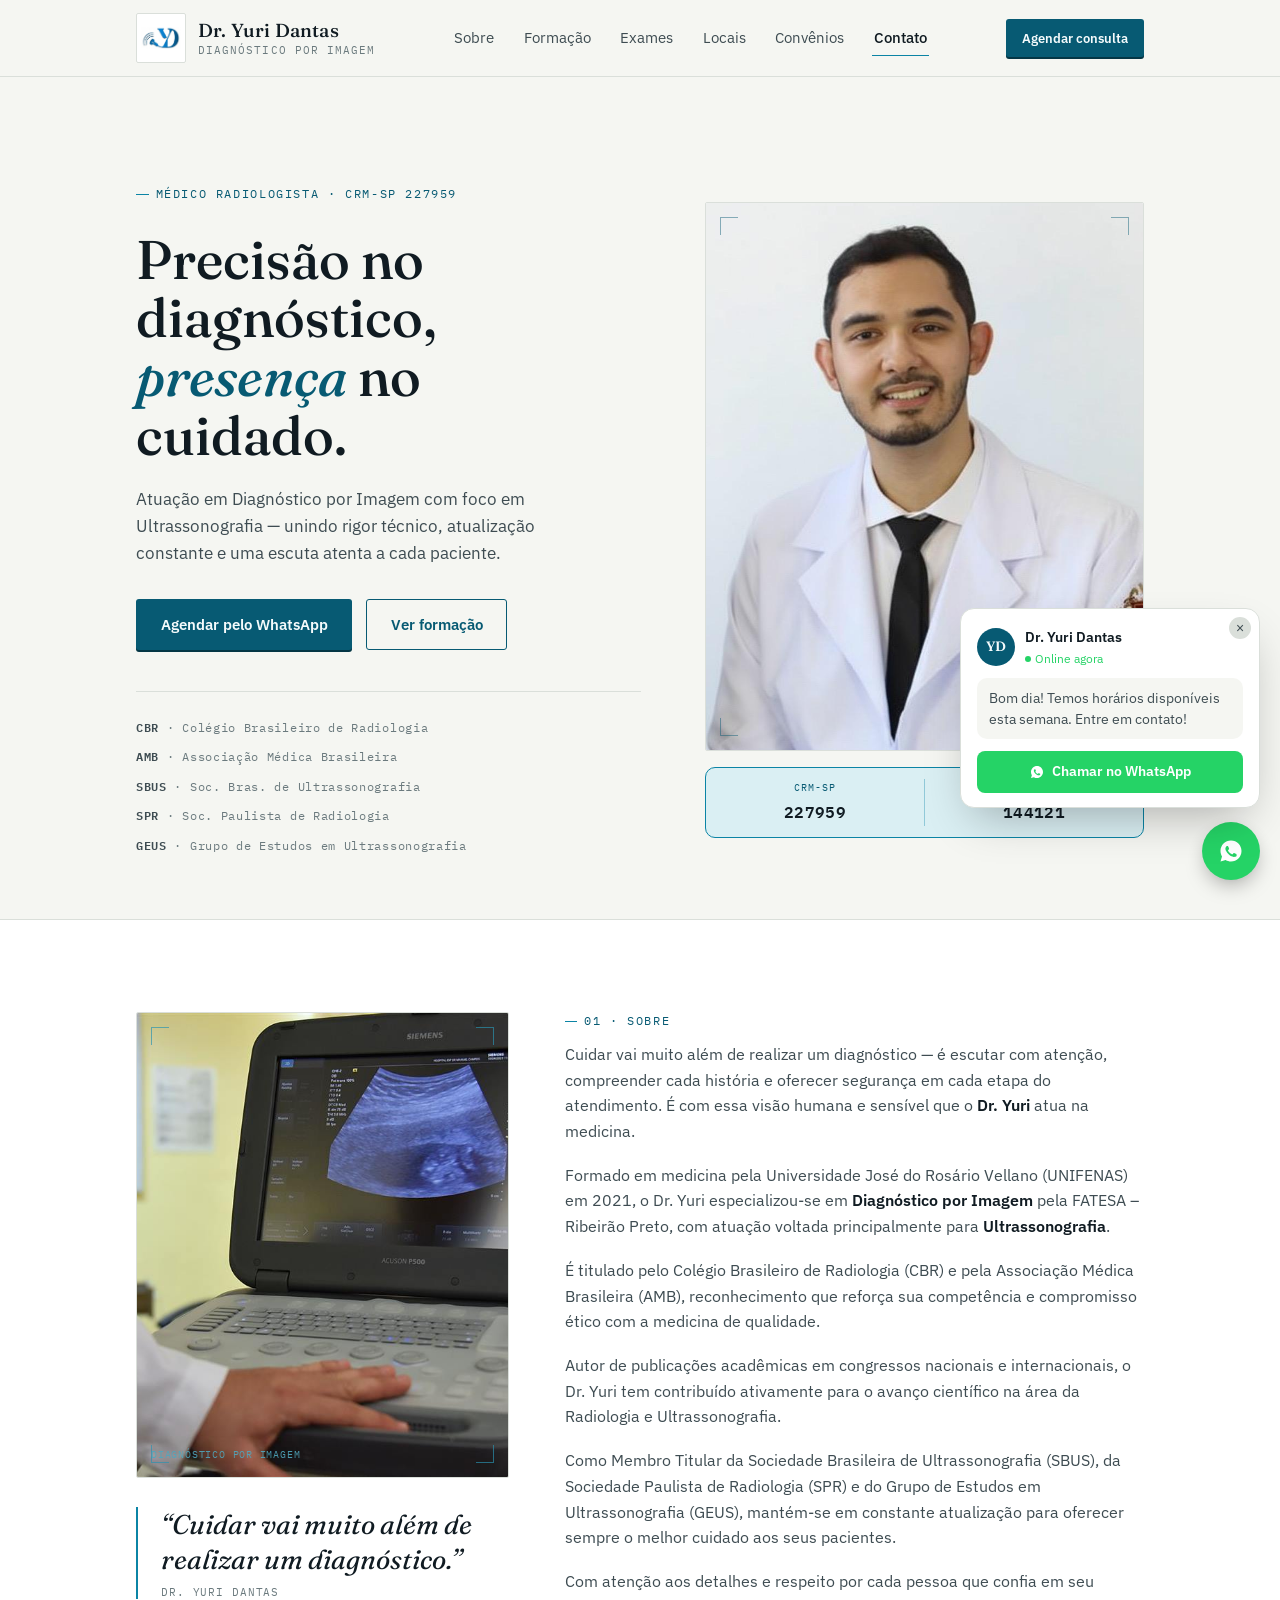
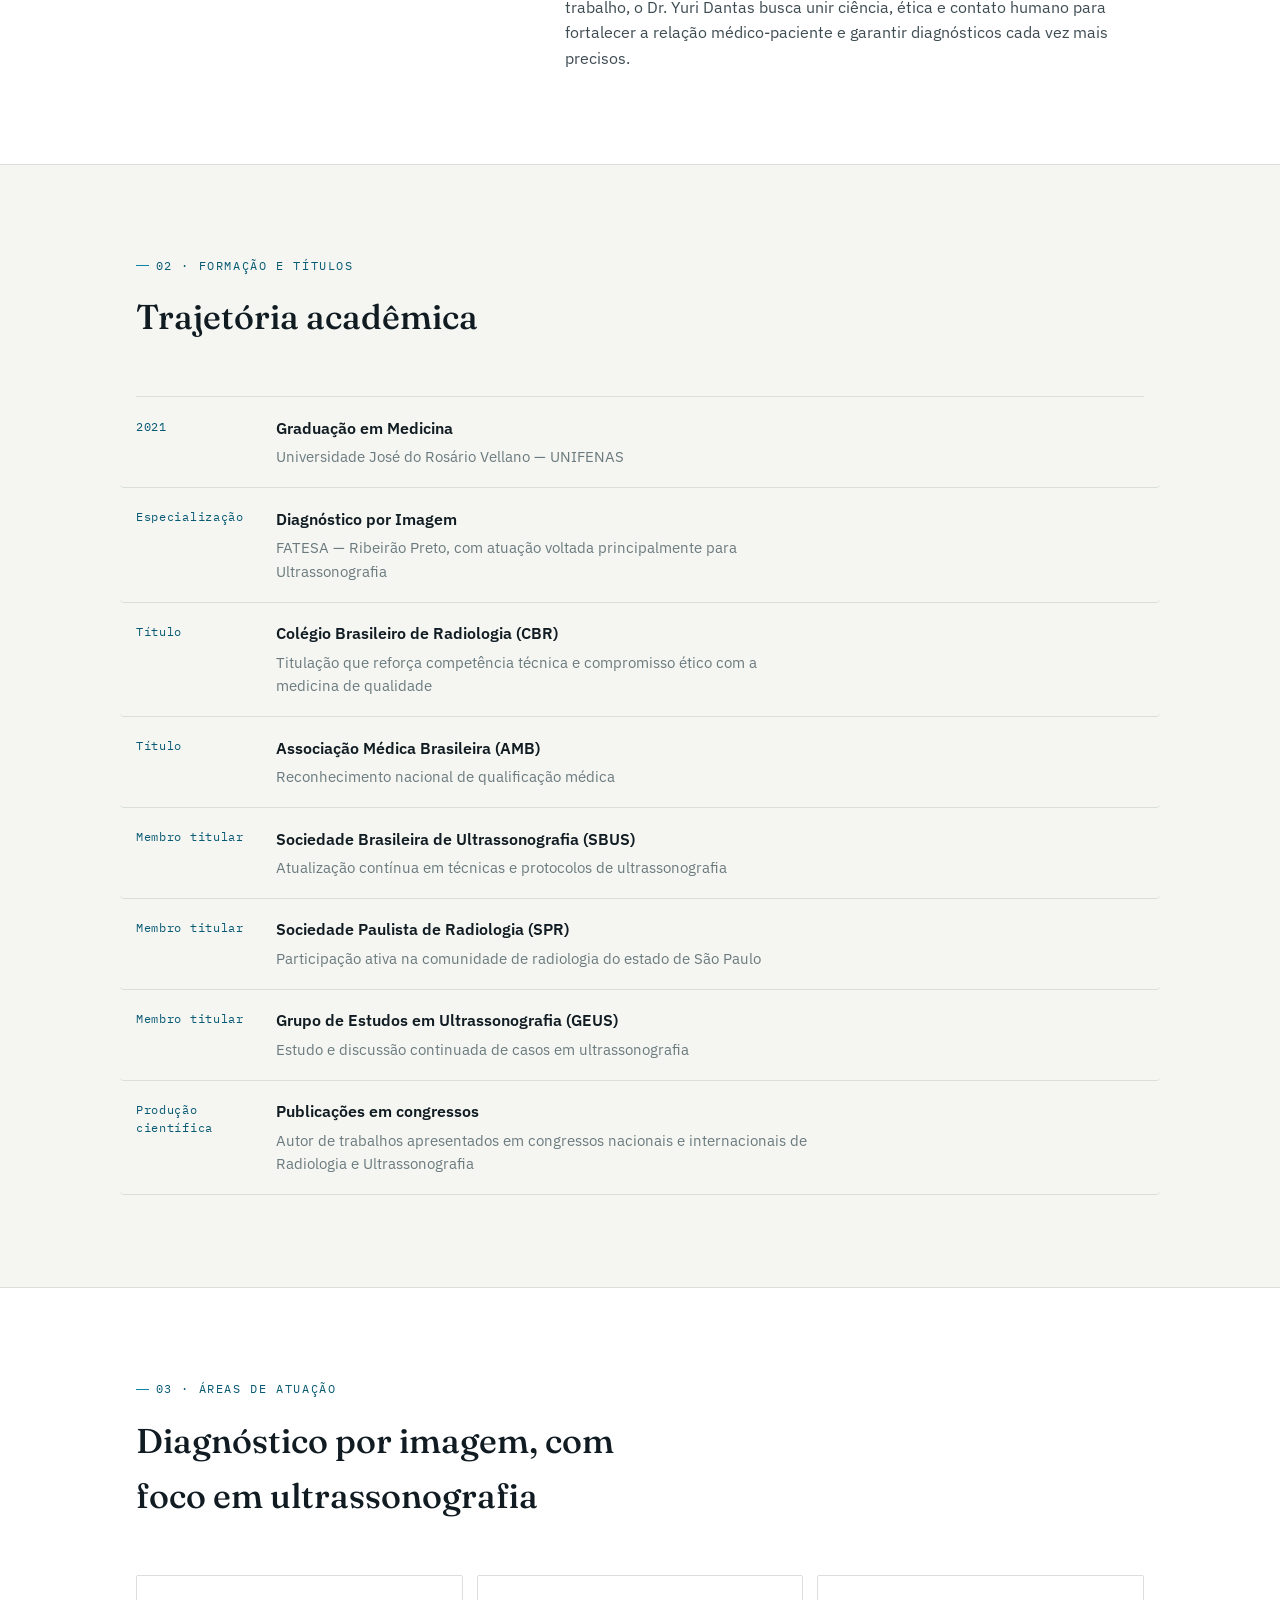
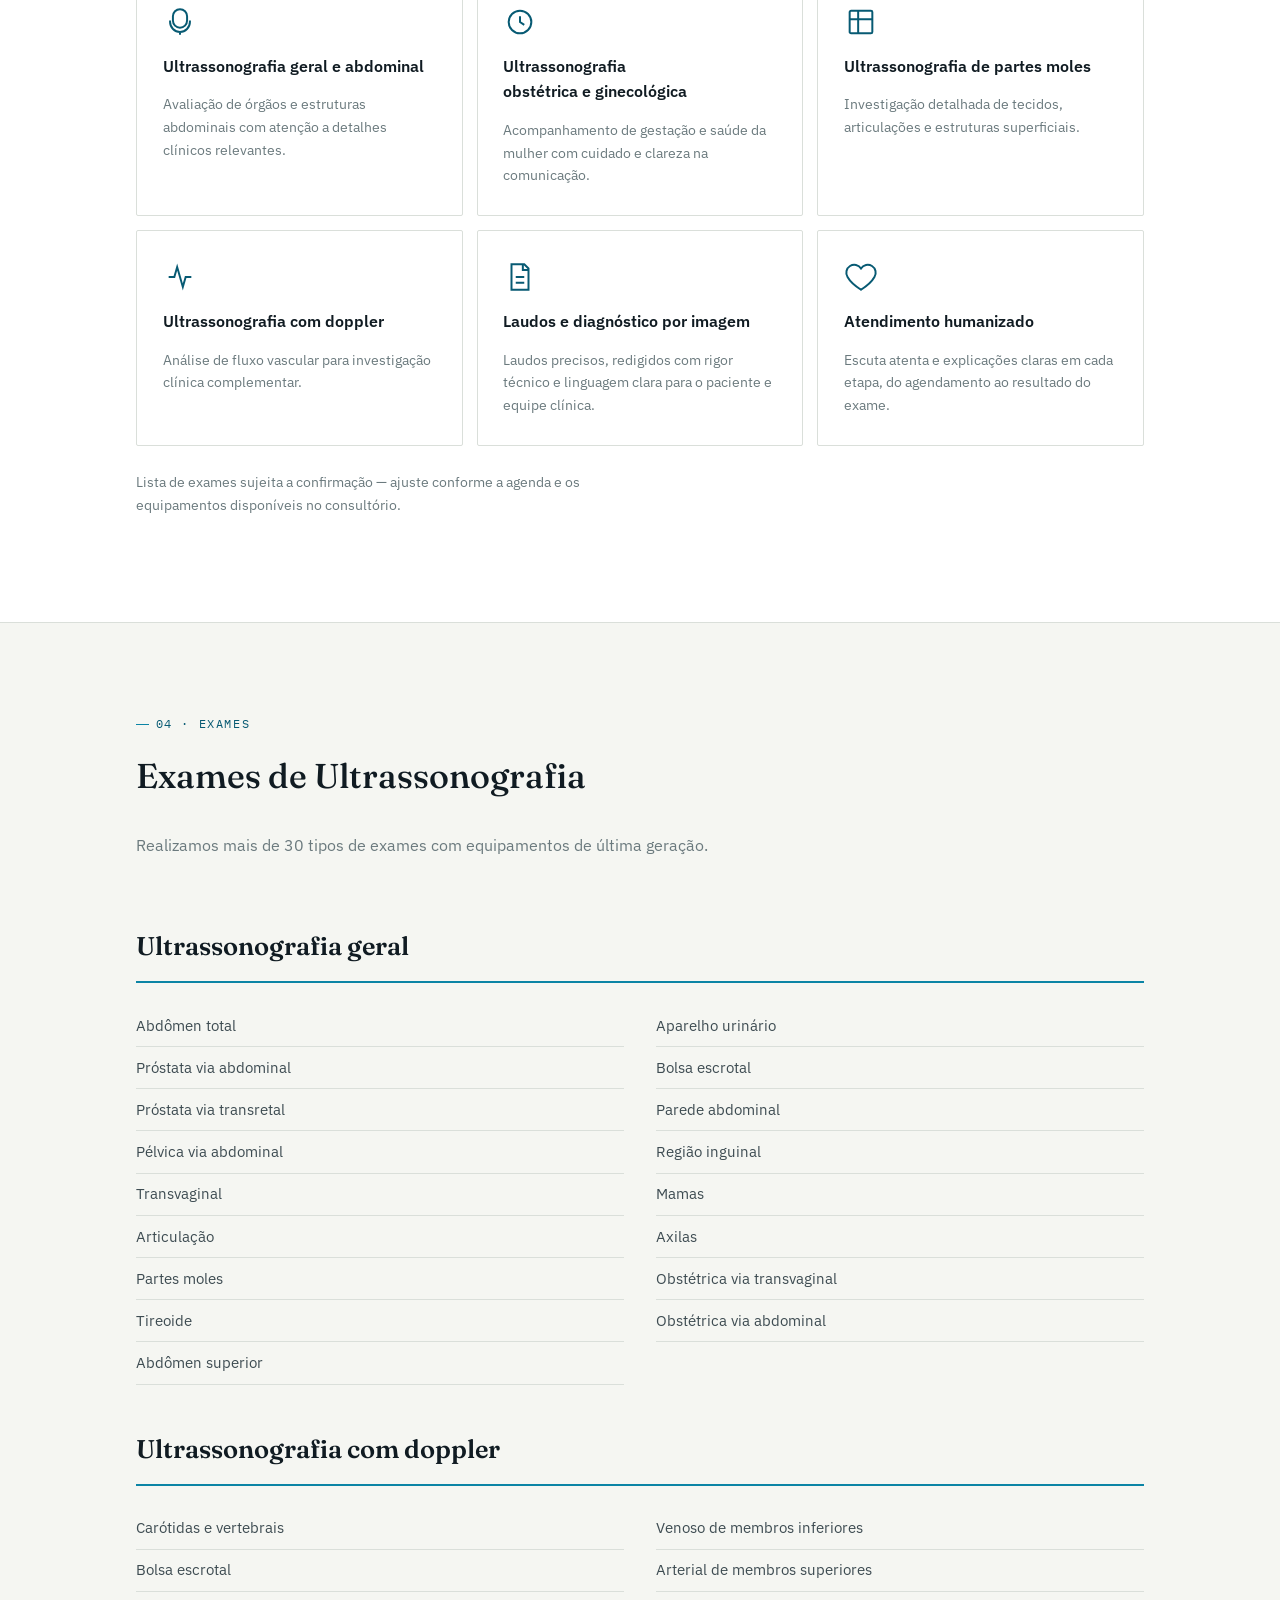
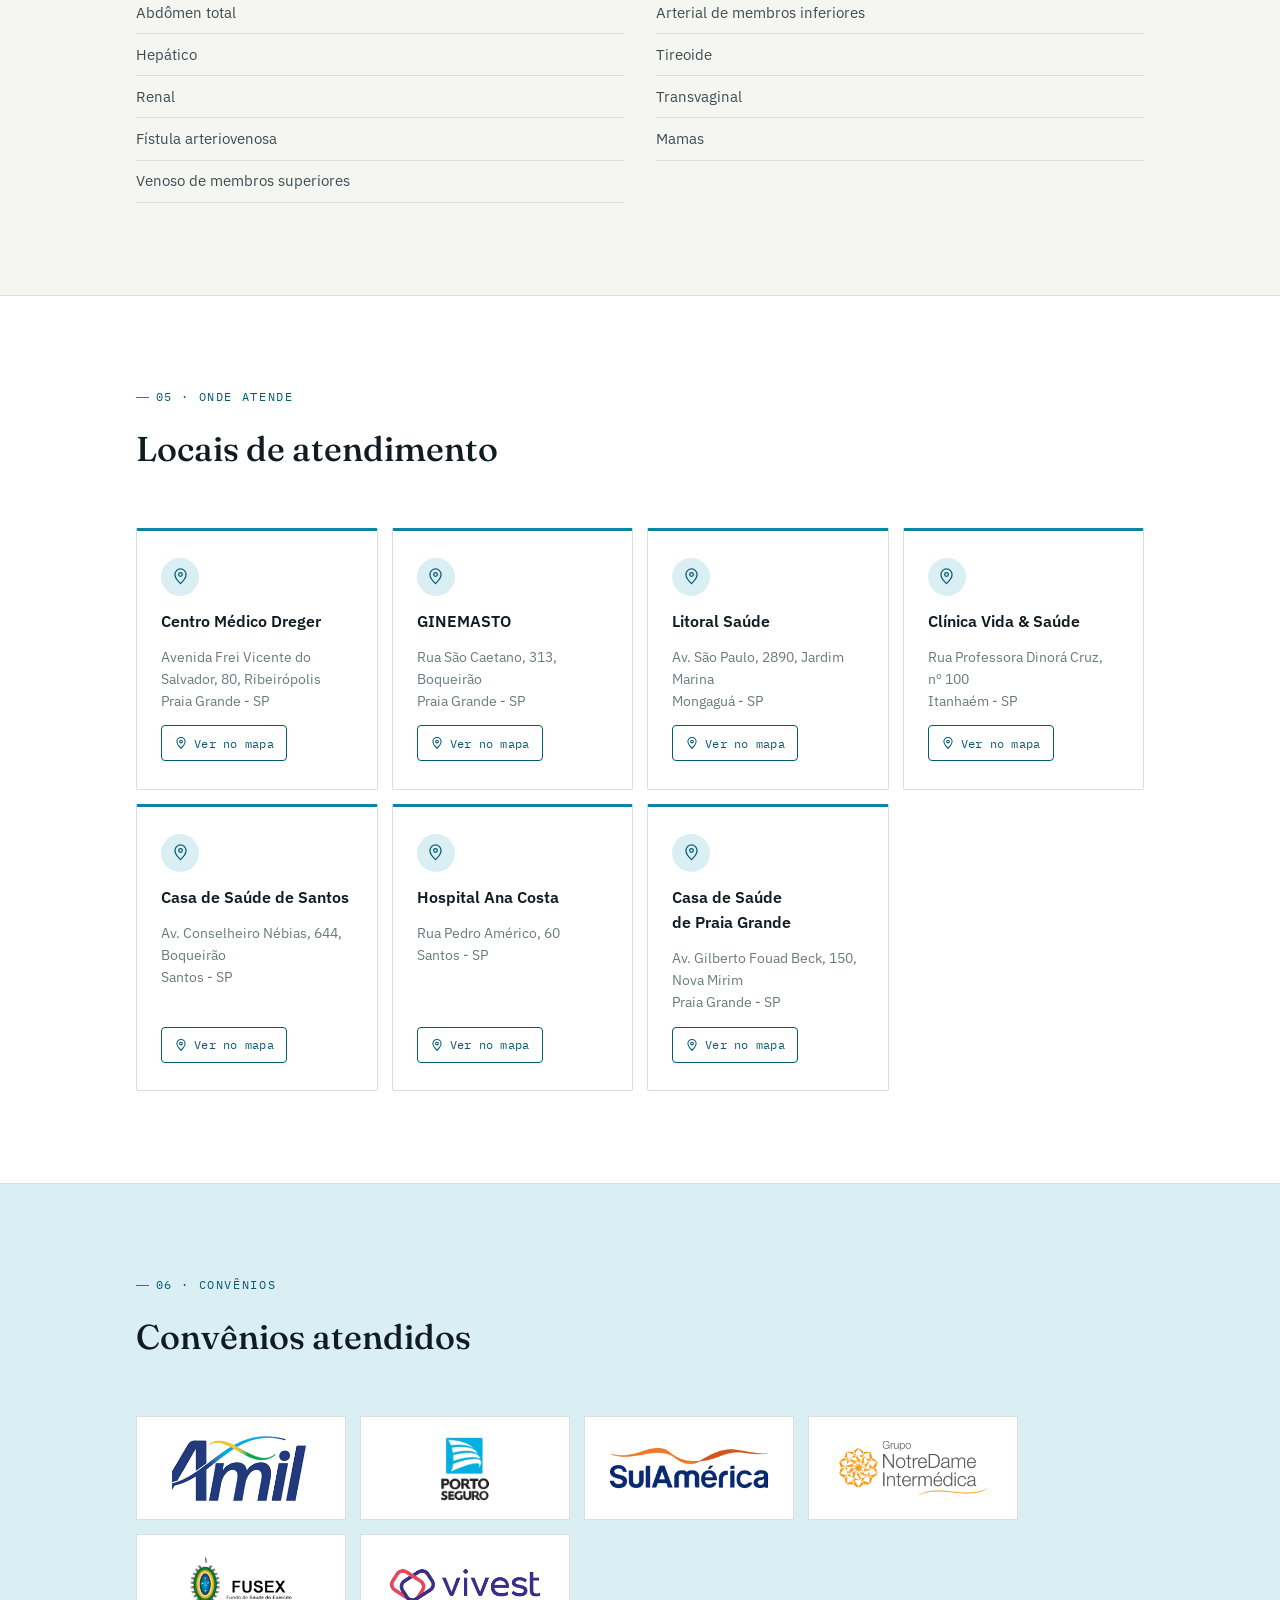
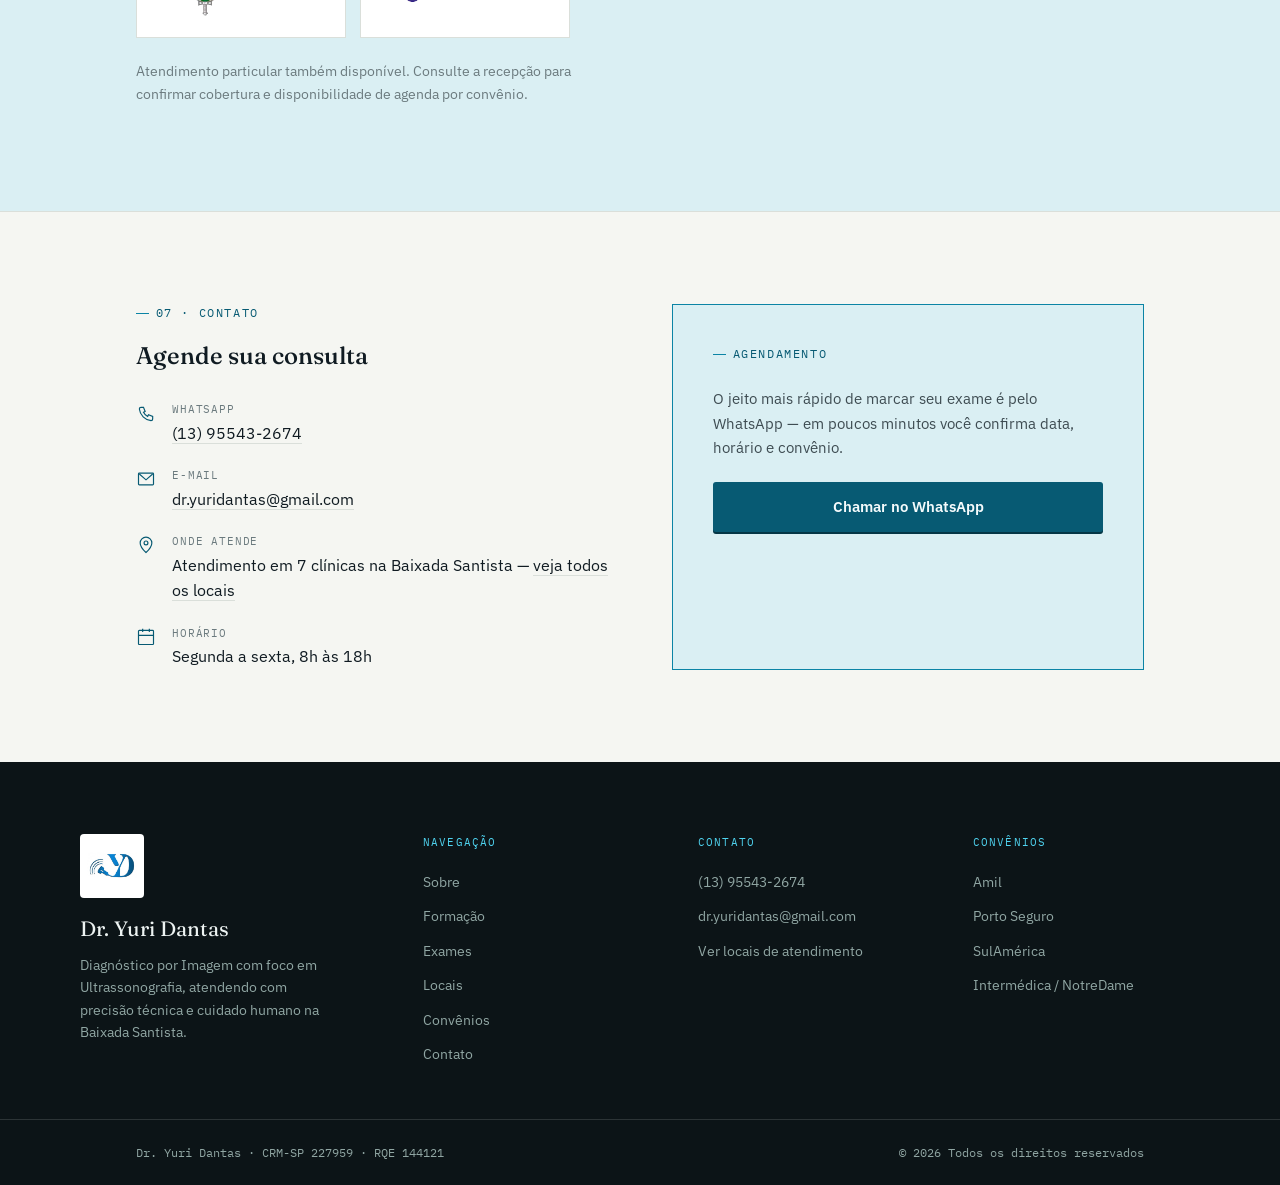
<file: index.html>
<!doctype html>
<html lang="pt-BR">
<head>
<meta charset="UTF-8">
<meta name="viewport" content="width=device-width, initial-scale=1.0">
<title>Dr. Yuri Dantas | Diagnóstico por Imagem</title>
<meta name="description" content="Dr. Yuri Dantas — médico radiologista, especialista em Diagnóstico por Imagem e Ultrassonografia. Atendimento na Baixada Santista.">
<link rel="preconnect" href="https://fonts.googleapis.com">
<link rel="preconnect" href="https://fonts.gstatic.com" crossorigin>
<link href="https://fonts.googleapis.com/css2?family=Fraunces:ital,opsz,wght@0,9..144,400;0,9..144,500;0,9..144,600;1,9..144,500&family=IBM+Plex+Sans:wght@400;500;600&family=IBM+Plex+Mono:wght@400;500&display=swap" rel="stylesheet">
<link rel="stylesheet" href="css/style.css">
</head>
<body>

<header class="site">
  <div class="wrap nav-row">
    <a class="brand" href="#top">
      <img class="logo-slot" src="img/logo-yd-clean.png" alt="">
      <span class="brand-text">
        <span class="brand-name">Dr. Yuri Dantas</span>
        <span class="brand-tag">Diagnóstico por Imagem</span>
      </span>
    </a>
    <nav class="links" id="navLinks">
      <a href="#sobre">Sobre</a>
      <a href="#formacao">Formação</a>
      <a href="#exames">Exames</a>
      <a href="#locais">Locais</a>
      <a href="#convenios">Convênios</a>
      <a href="#contato">Contato</a>
      <a class="btn btn-primary btn-sm nav-mobile-cta" href="#contato" data-schedule-trigger>Agendar consulta</a>
    </nav>
    <a class="btn btn-primary btn-sm nav-cta" href="#contato" data-schedule-trigger>Agendar consulta</a>
    <button class="nav-toggle" id="navToggle" type="button" aria-expanded="false" aria-controls="navLinks" aria-label="Abrir menu">
      <svg class="icon-menu" viewBox="0 0 24 24" fill="none" stroke="currentColor" stroke-width="1.8"><path d="M4 7h16M4 12h16M4 17h16"/></svg>
      <svg class="icon-close" viewBox="0 0 24 24" fill="none" stroke="currentColor" stroke-width="1.8"><path d="M6 6l12 12M18 6L6 18"/></svg>
    </button>
  </div>
</header>

<main id="top">
  <section class="hero">
    <div class="wrap hero-grid">
      <div class="reveal">
        <span class="eyebrow">Médico Radiologista · CRM-SP 227959</span>
        <h1>Precisão no diagnóstico,<br><em>presença</em> no cuidado.</h1>
        <p class="hero-sub">Atuação em Diagnóstico por Imagem com foco em Ultrassonografia — unindo rigor técnico, atualização constante e uma escuta atenta a cada paciente.</p>
        <div class="hero-actions">
          <a class="btn btn-primary" href="https://wa.me/5513955432674" target="_blank" rel="noopener" data-schedule-trigger>Agendar pelo WhatsApp</a>
          <a class="btn btn-ghost" href="#formacao">Ver formação</a>
        </div>
        <div class="hero-credly">
          <span class="credly-item"><b>CBR</b> · Colégio Brasileiro de Radiologia</span>
          <span class="credly-item"><b>AMB</b> · Associação Médica Brasileira</span>
          <span class="credly-item"><b>SBUS</b> · Soc. Bras. de Ultrassonografia</span>
          <span class="credly-item"><b>SPR</b> · Soc. Paulista de Radiologia</span>
          <span class="credly-item"><b>GEUS</b> · Grupo de Estudos em Ultrassonografia</span>
        </div>
      </div>
      <div class="hero-photo-wrap reveal">
        <div class="photo-frame">
          <img src="img/doctor-photo.jpg" alt="Dr. Yuri Dantas" style="object-position:center 15%;">
          <span class="scan-corner tl"></span>
          <span class="scan-corner tr"></span>
          <span class="scan-corner bl"></span>
          <span class="scan-corner br"></span>
        </div>
        <div class="cred-bar">
          <div class="cred-item">
            <span class="cred-label">CRM-SP</span>
            <span class="cred-value">227959</span>
          </div>
          <div class="cred-divider"></div>
          <div class="cred-item">
            <span class="cred-label">RQE</span>
            <span class="cred-value">144121</span>
          </div>
        </div>
      </div>
    </div>
  </section>

  <section id="sobre">
    <div class="wrap about-grid">
      <div class="about-visual reveal">
        <div class="scan-frame">
          <img src="img/exam-photo-us-web.jpg" alt="Exame de ultrassonografia sendo realizado em equipamento de última geração">
          <span class="scan-corner tl"></span>
          <span class="scan-corner tr"></span>
          <span class="scan-corner bl"></span>
          <span class="scan-corner br"></span>
          <span class="scan-label"><span>Diagnóstico por Imagem</span></span>
        </div>
        <blockquote class="pull">
          “Cuidar vai muito além de realizar um diagnóstico.”
          <cite>Dr. Yuri Dantas</cite>
        </blockquote>
      </div>
      <div class="about-copy reveal">
        <span class="eyebrow" style="margin-bottom:1em;">01 · Sobre</span>
        <p>Cuidar vai muito além de realizar um diagnóstico — é escutar com atenção, compreender cada história e oferecer segurança em cada etapa do atendimento. É com essa visão humana e sensível que o <strong>Dr. Yuri</strong> atua na medicina.</p>
        <p>Formado em medicina pela Universidade José do Rosário Vellano (UNIFENAS) em 2021, o Dr. Yuri especializou-se em <strong>Diagnóstico por Imagem</strong> pela FATESA – Ribeirão Preto, com atuação voltada principalmente para <strong>Ultrassonografia</strong>.</p>
        <p>É titulado pelo Colégio Brasileiro de Radiologia (CBR) e pela Associação Médica Brasileira (AMB), reconhecimento que reforça sua competência e compromisso ético com a medicina de qualidade.</p>
        <p>Autor de publicações acadêmicas em congressos nacionais e internacionais, o Dr. Yuri tem contribuído ativamente para o avanço científico na área da Radiologia e Ultrassonografia.</p>
        <p>Como Membro Titular da Sociedade Brasileira de Ultrassonografia (SBUS), da Sociedade Paulista de Radiologia (SPR) e do Grupo de Estudos em Ultrassonografia (GEUS), mantém-se em constante atualização para oferecer sempre o melhor cuidado aos seus pacientes.</p>
        <p>Com atenção aos detalhes e respeito por cada pessoa que confia em seu trabalho, o Dr. Yuri Dantas busca unir ciência, ética e contato humano para fortalecer a relação médico-paciente e garantir diagnósticos cada vez mais precisos.</p>
      </div>
    </div>
  </section>

  <section id="formacao">
    <div class="wrap">
      <div class="section-head reveal">
        <span class="eyebrow">02 · Formação e títulos</span>
        <h2>Trajetória acadêmica</h2>
      </div>
      <div class="report reveal">
        <div class="report-row">
          <span class="report-tag">2021</span>
          <div class="report-body">
            <h3>Graduação em Medicina</h3>
            <p>Universidade José do Rosário Vellano — UNIFENAS</p>
          </div>
        </div>
        <div class="report-row">
          <span class="report-tag">Especialização</span>
          <div class="report-body">
            <h3>Diagnóstico por Imagem</h3>
            <p>FATESA — Ribeirão Preto, com atuação voltada principalmente para Ultrassonografia</p>
          </div>
        </div>
        <div class="report-row">
          <span class="report-tag">Título</span>
          <div class="report-body">
            <h3>Colégio Brasileiro de Radiologia (CBR)</h3>
            <p>Titulação que reforça competência técnica e compromisso ético com a medicina de qualidade</p>
          </div>
        </div>
        <div class="report-row">
          <span class="report-tag">Título</span>
          <div class="report-body">
            <h3>Associação Médica Brasileira (AMB)</h3>
            <p>Reconhecimento nacional de qualificação médica</p>
          </div>
        </div>
        <div class="report-row">
          <span class="report-tag">Membro titular</span>
          <div class="report-body">
            <h3>Sociedade Brasileira de Ultrassonografia (SBUS)</h3>
            <p>Atualização contínua em técnicas e protocolos de ultrassonografia</p>
          </div>
        </div>
        <div class="report-row">
          <span class="report-tag">Membro titular</span>
          <div class="report-body">
            <h3>Sociedade Paulista de Radiologia (SPR)</h3>
            <p>Participação ativa na comunidade de radiologia do estado de São Paulo</p>
          </div>
        </div>
        <div class="report-row">
          <span class="report-tag">Membro titular</span>
          <div class="report-body">
            <h3>Grupo de Estudos em Ultrassonografia (GEUS)</h3>
            <p>Estudo e discussão continuada de casos em ultrassonografia</p>
          </div>
        </div>
        <div class="report-row">
          <span class="report-tag">Produção científica</span>
          <div class="report-body">
            <h3>Publicações em congressos</h3>
            <p>Autor de trabalhos apresentados em congressos nacionais e internacionais de Radiologia e Ultrassonografia</p>
          </div>
        </div>
      </div>
    </div>
  </section>

  <section id="atuacao">
    <div class="wrap">
      <div class="section-head reveal">
        <span class="eyebrow">03 · Áreas de atuação</span>
        <h2>Diagnóstico por imagem, com foco em ultrassonografia</h2>
      </div>
      <div class="service-grid">
        <div class="service-card reveal">
          <svg class="service-icon" viewBox="0 0 24 24" fill="none" stroke="currentColor" stroke-width="1.4"><path d="M12 3a5 5 0 0 0-5 5v3a5 5 0 0 0 10 0V8a5 5 0 0 0-5-5Z"/><path d="M5 11v1a7 7 0 0 0 14 0v-1M12 19v2"/></svg>
          <h3>Ultrassonografia geral e abdominal</h3>
          <p>Avaliação de órgãos e estruturas abdominais com atenção a detalhes clínicos relevantes.</p>
        </div>
        <div class="service-card reveal">
          <svg class="service-icon" viewBox="0 0 24 24" fill="none" stroke="currentColor" stroke-width="1.4"><circle cx="12" cy="12" r="8"/><path d="M12 8v4l3 2"/></svg>
          <h3>Ultrassonografia obstétrica e ginecológica</h3>
          <p>Acompanhamento de gestação e saúde da mulher com cuidado e clareza na comunicação.</p>
        </div>
        <div class="service-card reveal">
          <svg class="service-icon" viewBox="0 0 24 24" fill="none" stroke="currentColor" stroke-width="1.4"><rect x="4" y="4" width="16" height="16" rx="1"/><path d="M4 10h16M10 4v16"/></svg>
          <h3>Ultrassonografia de partes moles</h3>
          <p>Investigação detalhada de tecidos, articulações e estruturas superficiais.</p>
        </div>
        <div class="service-card reveal">
          <svg class="service-icon" viewBox="0 0 24 24" fill="none" stroke="currentColor" stroke-width="1.4"><path d="M4 12h4l2-7 4 14 2-7h4"/></svg>
          <h3>Ultrassonografia com doppler</h3>
          <p>Análise de fluxo vascular para investigação clínica complementar.</p>
        </div>
        <div class="service-card reveal">
          <svg class="service-icon" viewBox="0 0 24 24" fill="none" stroke="currentColor" stroke-width="1.4"><path d="M6 3h9l3 3v15H6z"/><path d="M14 3v4h4M9 12h6M9 16h6"/></svg>
          <h3>Laudos e diagnóstico por imagem</h3>
          <p>Laudos precisos, redigidos com rigor técnico e linguagem clara para o paciente e equipe clínica.</p>
        </div>
        <div class="service-card reveal">
          <svg class="service-icon" viewBox="0 0 24 24" fill="none" stroke="currentColor" stroke-width="1.4"><path d="M12 21s-7-4.5-9.5-9A5.5 5.5 0 0 1 12 6a5.5 5.5 0 0 1 9.5 6c-2.5 4.5-9.5 9-9.5 9Z"/></svg>
          <h3>Atendimento humanizado</h3>
          <p>Escuta atenta e explicações claras em cada etapa, do agendamento ao resultado do exame.</p>
        </div>
      </div>
      <p class="plan-note" style="margin-top:1.8em;">Lista de exames sujeita a confirmação — ajuste conforme a agenda e os equipamentos disponíveis no consultório.</p>
    </div>
  </section>

  <section id="exames">
    <div class="wrap">
      <div class="section-head reveal">
        <span class="eyebrow">04 · Exames</span>
        <h2>Exames de Ultrassonografia</h2>
        <p style="color:var(--muted); font-size:0.98rem;">Realizamos mais de 30 tipos de exames com equipamentos de última geração.</p>
      </div>
      <div class="exam-groups">
        <div class="exam-group reveal">
          <h3 class="exam-group-title">Ultrassonografia geral</h3>
          <ul class="exam-list">
            <li>Abdômen total</li>
            <li>Próstata via abdominal</li>
            <li>Próstata via transretal</li>
            <li>Pélvica via abdominal</li>
            <li>Transvaginal</li>
            <li>Articulação</li>
            <li>Partes moles</li>
            <li>Tireoide</li>
            <li>Abdômen superior</li>
            <li>Aparelho urinário</li>
            <li>Bolsa escrotal</li>
            <li>Parede abdominal</li>
            <li>Região inguinal</li>
            <li>Mamas</li>
            <li>Axilas</li>
            <li>Obstétrica via transvaginal</li>
            <li>Obstétrica via abdominal</li>
          </ul>
        </div>
        <div class="exam-group reveal">
          <h3 class="exam-group-title">Ultrassonografia com doppler</h3>
          <ul class="exam-list">
            <li>Carótidas e vertebrais</li>
            <li>Bolsa escrotal</li>
            <li>Abdômen total</li>
            <li>Hepático</li>
            <li>Renal</li>
            <li>Fístula arteriovenosa</li>
            <li>Venoso de membros superiores</li>
            <li>Venoso de membros inferiores</li>
            <li>Arterial de membros superiores</li>
            <li>Arterial de membros inferiores</li>
            <li>Tireoide</li>
            <li>Transvaginal</li>
            <li>Mamas</li>
          </ul>
        </div>
      </div>
    </div>
  </section>

  <section id="locais">
    <div class="wrap">
      <div class="section-head reveal">
        <span class="eyebrow">05 · Onde atende</span>
        <h2>Locais de atendimento</h2>
      </div>
      <div class="location-grid">
        <div class="location-card reveal">
          <span class="location-pin" aria-hidden="true"><svg viewBox="0 0 24 24" fill="none" stroke="currentColor" stroke-width="1.6"><path d="M12 21s7-6.5 7-11.5A7 7 0 0 0 5 9.5C5 14.5 12 21 12 21Z"/><circle cx="12" cy="9.5" r="2.3"/></svg></span>
          <h3>Centro Médico Dreger</h3>
          <p>Avenida Frei Vicente do Salvador, 80, Ribeirópolis<br>Praia Grande - SP</p>
          <a class="loc-link" href="https://www.google.com/maps/search/?api=1&query=Centro+M%C3%A9dico+Dreger+Avenida+Frei+Vicente+do+Salvador+80+Ribeir%C3%B3polis+Praia+Grande+SP" target="_blank" rel="noopener"><svg viewBox="0 0 24 24" fill="none" stroke="currentColor" stroke-width="1.8"><path d="M12 21s7-6.5 7-11.5A7 7 0 0 0 5 9.5C5 14.5 12 21 12 21Z"/><circle cx="12" cy="9.5" r="2.3"/></svg>Ver no mapa</a>
        </div>
        <div class="location-card reveal">
          <span class="location-pin" aria-hidden="true"><svg viewBox="0 0 24 24" fill="none" stroke="currentColor" stroke-width="1.6"><path d="M12 21s7-6.5 7-11.5A7 7 0 0 0 5 9.5C5 14.5 12 21 12 21Z"/><circle cx="12" cy="9.5" r="2.3"/></svg></span>
          <h3>GINEMASTO</h3>
          <p>Rua São Caetano, 313, Boqueirão<br>Praia Grande - SP</p>
          <a class="loc-link" href="https://www.google.com/maps/search/?api=1&query=GINEMASTO+Rua+S%C3%A3o+Caetano+313+Boquei%C3%A3o+Praia+Grande+SP" target="_blank" rel="noopener"><svg viewBox="0 0 24 24" fill="none" stroke="currentColor" stroke-width="1.8"><path d="M12 21s7-6.5 7-11.5A7 7 0 0 0 5 9.5C5 14.5 12 21 12 21Z"/><circle cx="12" cy="9.5" r="2.3"/></svg>Ver no mapa</a>
        </div>
        <div class="location-card reveal">
          <span class="location-pin" aria-hidden="true"><svg viewBox="0 0 24 24" fill="none" stroke="currentColor" stroke-width="1.6"><path d="M12 21s7-6.5 7-11.5A7 7 0 0 0 5 9.5C5 14.5 12 21 12 21Z"/><circle cx="12" cy="9.5" r="2.3"/></svg></span>
          <h3>Litoral Saúde</h3>
          <p>Av. São Paulo, 2890, Jardim Marina<br>Mongaguá - SP</p>
          <a class="loc-link" href="https://www.google.com/maps/search/?api=1&query=Litoral+Sa%C3%BAde+Av.+S%C3%A3o+Paulo+2890+Jardim+Marina+Mongagu%C3%A1+SP" target="_blank" rel="noopener"><svg viewBox="0 0 24 24" fill="none" stroke="currentColor" stroke-width="1.8"><path d="M12 21s7-6.5 7-11.5A7 7 0 0 0 5 9.5C5 14.5 12 21 12 21Z"/><circle cx="12" cy="9.5" r="2.3"/></svg>Ver no mapa</a>
        </div>
        <div class="location-card reveal">
          <span class="location-pin" aria-hidden="true"><svg viewBox="0 0 24 24" fill="none" stroke="currentColor" stroke-width="1.6"><path d="M12 21s7-6.5 7-11.5A7 7 0 0 0 5 9.5C5 14.5 12 21 12 21Z"/><circle cx="12" cy="9.5" r="2.3"/></svg></span>
          <h3>Clínica Vida &amp; Saúde</h3>
          <p>Rua Professora Dinorá Cruz, nº 100<br>Itanhaém - SP</p>
          <a class="loc-link" href="https://www.google.com/maps/search/?api=1&query=Cl%C3%ADnica+Vida+e+Sa%C3%BAde+Rua+Professora+Dinor%C3%A1+Cruz+n%C2%BA+100+Itanha%C3%A9m+SP" target="_blank" rel="noopener"><svg viewBox="0 0 24 24" fill="none" stroke="currentColor" stroke-width="1.8"><path d="M12 21s7-6.5 7-11.5A7 7 0 0 0 5 9.5C5 14.5 12 21 12 21Z"/><circle cx="12" cy="9.5" r="2.3"/></svg>Ver no mapa</a>
        </div>
        <div class="location-card reveal">
          <span class="location-pin" aria-hidden="true"><svg viewBox="0 0 24 24" fill="none" stroke="currentColor" stroke-width="1.6"><path d="M12 21s7-6.5 7-11.5A7 7 0 0 0 5 9.5C5 14.5 12 21 12 21Z"/><circle cx="12" cy="9.5" r="2.3"/></svg></span>
          <h3>Casa de Saúde de Santos</h3>
          <p>Av. Conselheiro Nébias, 644, Boqueirão<br>Santos - SP</p>
          <a class="loc-link" href="https://www.google.com/maps/search/?api=1&query=Casa+de+Sa%C3%BAde+de+Santos+Av.+Conselheiro+N%C3%A9bias+644+Boquei%C3%A3o+Santos+SP" target="_blank" rel="noopener"><svg viewBox="0 0 24 24" fill="none" stroke="currentColor" stroke-width="1.8"><path d="M12 21s7-6.5 7-11.5A7 7 0 0 0 5 9.5C5 14.5 12 21 12 21Z"/><circle cx="12" cy="9.5" r="2.3"/></svg>Ver no mapa</a>
        </div>
        <div class="location-card reveal">
          <span class="location-pin" aria-hidden="true"><svg viewBox="0 0 24 24" fill="none" stroke="currentColor" stroke-width="1.6"><path d="M12 21s7-6.5 7-11.5A7 7 0 0 0 5 9.5C5 14.5 12 21 12 21Z"/><circle cx="12" cy="9.5" r="2.3"/></svg></span>
          <h3>Hospital Ana Costa</h3>
          <p>Rua Pedro Américo, 60<br>Santos - SP</p>
          <a class="loc-link" href="https://www.google.com/maps/search/?api=1&query=Hospital+Ana+Costa+Rua+Pedro+Am%C3%A9rico+60+Santos+SP" target="_blank" rel="noopener"><svg viewBox="0 0 24 24" fill="none" stroke="currentColor" stroke-width="1.8"><path d="M12 21s7-6.5 7-11.5A7 7 0 0 0 5 9.5C5 14.5 12 21 12 21Z"/><circle cx="12" cy="9.5" r="2.3"/></svg>Ver no mapa</a>
        </div>
        <div class="location-card reveal">
          <span class="location-pin" aria-hidden="true"><svg viewBox="0 0 24 24" fill="none" stroke="currentColor" stroke-width="1.6"><path d="M12 21s7-6.5 7-11.5A7 7 0 0 0 5 9.5C5 14.5 12 21 12 21Z"/><circle cx="12" cy="9.5" r="2.3"/></svg></span>
          <h3>Casa de Saúde de Praia Grande</h3>
          <p>Av. Gilberto Fouad Beck, 150, Nova Mirim<br>Praia Grande - SP</p>
          <a class="loc-link" href="https://www.google.com/maps/search/?api=1&query=Casa+de+Sa%C3%BAde+de+Praia+Grande+Av.+Gilberto+Fouad+Beck+150+Nova+Mirim+Praia+Grande+SP" target="_blank" rel="noopener"><svg viewBox="0 0 24 24" fill="none" stroke="currentColor" stroke-width="1.8"><path d="M12 21s7-6.5 7-11.5A7 7 0 0 0 5 9.5C5 14.5 12 21 12 21Z"/><circle cx="12" cy="9.5" r="2.3"/></svg>Ver no mapa</a>
        </div>
      </div>
    </div>
  </section>

  <section id="convenios">
    <div class="wrap">
      <div class="section-head reveal">
        <span class="eyebrow">06 · Convênios</span>
        <h2>Convênios atendidos</h2>
      </div>
      <div class="plan-row reveal">
        <span class="plan-badge"><img src="img/logo-amil-clean3.png" alt="Amil"></span>
        <span class="plan-badge"><img src="img/logo-porto-clean.png" alt="Porto Seguro"></span>
        <span class="plan-badge"><img src="img/logo-sulamerica-clean.png" alt="SulAmérica"></span>
        <span class="plan-badge"><img src="img/logo-notredame-clean.png" alt="Grupo NotreDame Intermédica"></span>
        <span class="plan-badge"><img src="img/logo-fusex-clean.png" alt="FUSEX — Fundo de Saúde do Exército"></span>
        <span class="plan-badge"><img src="img/logo-vivest-clean.png" alt="Vivest"></span>
      </div>
      <p class="plan-note">Atendimento particular também disponível. Consulte a recepção para confirmar cobertura e disponibilidade de agenda por convênio.</p>
    </div>
  </section>

  <section id="contato">
    <div class="wrap contact-grid">
      <div class="reveal">
        <span class="eyebrow">07 · Contato</span>
        <h2 style="margin-top:0.6em;">Agende sua consulta</h2>
        <ul class="contact-list">
          <li>
            <svg class="contact-icon" viewBox="0 0 24 24" fill="none" stroke="currentColor" stroke-width="1.4"><path d="M4 6a2 2 0 0 1 2-2h3l2 5-2 1a11 11 0 0 0 5 5l1-2 5 2v3a2 2 0 0 1-2 2A16 16 0 0 1 4 6Z"/></svg>
            <div>
              <span class="label">WhatsApp</span>
              <span class="value"><a href="https://wa.me/5513955432674" target="_blank" rel="noopener">(13) 95543-2674</a></span>
            </div>
          </li>
          <li>
            <svg class="contact-icon" viewBox="0 0 24 24" fill="none" stroke="currentColor" stroke-width="1.4"><rect x="3" y="5" width="18" height="14" rx="1"/><path d="m4 6 8 7 8-7"/></svg>
            <div>
              <span class="label">E-mail</span>
              <span class="value"><a href="mailto:dr.yuridantas@gmail.com">dr.yuridantas@gmail.com</a></span>
            </div>
          </li>
          <li>
            <svg class="contact-icon" viewBox="0 0 24 24" fill="none" stroke="currentColor" stroke-width="1.4"><path d="M12 21s7-6.5 7-11.5A7 7 0 0 0 5 9.5C5 14.5 12 21 12 21Z"/><circle cx="12" cy="9.5" r="2.3"/></svg>
            <div>
              <span class="label">Onde atende</span>
              <span class="value">Atendimento em 7 clínicas na Baixada Santista — <a href="#locais">veja todos os locais</a></span>
            </div>
          </li>
          <li>
            <svg class="contact-icon" viewBox="0 0 24 24" fill="none" stroke="currentColor" stroke-width="1.4"><rect x="3" y="4" width="18" height="17" rx="1"/><path d="M8 2v4M16 2v4M3 10h18"/></svg>
            <div>
              <span class="label">Horário</span>
              <span class="value">Segunda a sexta, 8h às 18h</span>
            </div>
          </li>
        </ul>
      </div>
      <div class="contact-panel reveal">
        <span class="eyebrow">Agendamento</span>
        <p>O jeito mais rápido de marcar seu exame é pelo WhatsApp — em poucos minutos você confirma data, horário e convênio.</p>
        <a class="btn btn-primary" href="https://wa.me/5513955432674" target="_blank" rel="noopener" data-schedule-trigger>Chamar no WhatsApp</a>
      </div>
    </div>
  </section>
</main>

<footer class="site">
  <div class="wrap footer-main">
    <div>
      <img class="footer-logo-slot" src="img/logo-yd-clean.png" alt="">
      <div class="footer-brand-name">Dr. Yuri Dantas</div>
      <p class="footer-brand-tag">Diagnóstico por Imagem com foco em Ultrassonografia, atendendo com precisão técnica e cuidado humano na Baixada Santista.</p>
    </div>
    <div class="footer-col">
      <span class="footer-heading">Navegação</span>
      <a href="#sobre">Sobre</a>
      <a href="#formacao">Formação</a>
      <a href="#exames">Exames</a>
      <a href="#locais">Locais</a>
      <a href="#convenios">Convênios</a>
      <a href="#contato">Contato</a>
    </div>
    <div class="footer-col">
      <span class="footer-heading">Contato</span>
      <a href="https://wa.me/5513955432674" target="_blank" rel="noopener">(13) 95543-2674</a>
      <a href="mailto:dr.yuridantas@gmail.com">dr.yuridantas@gmail.com</a>
      <a href="#locais">Ver locais de atendimento</a>
    </div>
    <div class="footer-col">
      <span class="footer-heading">Convênios</span>
      <span class="footer-plain">Amil</span>
      <span class="footer-plain">Porto Seguro</span>
      <span class="footer-plain">SulAmérica</span>
      <span class="footer-plain">Intermédica / NotreDame</span>
    </div>
  </div>
  <div class="footer-bottom">
    <div class="wrap foot-row">
      <p>Dr. Yuri Dantas · CRM-SP 227959 · RQE 144121</p>
      <p>© <span id="year"></span> Todos os direitos reservados</p>
    </div>
  </div>
</footer>

<div class="wa-widget">
  <div class="wa-bubble" id="waBubble">
    <button class="wa-bubble-close" id="waBubbleClose" aria-label="Fechar mensagem">×</button>
    <div class="wa-bubble-head">
      <span class="wa-avatar" aria-hidden="true">YD</span>
      <div>
        <strong>Dr. Yuri Dantas</strong>
        <span class="wa-status">Online agora</span>
      </div>
    </div>
    <p class="wa-bubble-text" id="waBubbleText">Temos horários disponíveis esta semana! Entre em contato.</p>
    <a class="wa-bubble-btn" href="https://wa.me/5513955432674" target="_blank" rel="noopener" data-schedule-trigger>
      <svg viewBox="0 0 24 24" fill="currentColor" width="16" height="16"><path d="M12 3C7 3 3 7 3 12c0 1.7.5 3.3 1.3 4.7L3 21l4.4-1.3C8.8 20.5 10.3 21 12 21c5 0 9-4 9-9s-4-9-9-9zm5.1 12.8c-.2.6-1.2 1.1-1.7 1.2-.4.1-1 .1-1.6-.1-.4-.1-.8-.3-1.4-.5-2.5-1.1-4.1-3.6-4.2-3.8-.1-.2-1-1.3-1-2.5s.6-1.8.8-2c.2-.2.5-.3.6-.3h.5c.2 0 .4 0 .5.4.2.4.7 1.6.7 1.7.1.1.1.3 0 .5l-.3.4-.4.4c-.1.1-.2.2-.1.5.2.3.7 1.1 1.4 1.8 1 .9 1.8 1.2 2.1 1.3.3.1.4.1.5-.1.2-.2.6-.7.8-.9.2-.2.3-.2.5-.1.2.1 1.3.6 1.5.7.2.1.4.2.4.3.1.2.1.7-.1 1.1z"/></svg>
      Chamar no WhatsApp
    </a>
  </div>
  <button class="wa-fab" id="waFab" aria-label="Conversar no WhatsApp" type="button" data-schedule-trigger>
    <svg viewBox="0 0 24 24" fill="currentColor"><path d="M12 3C7 3 3 7 3 12c0 1.7.5 3.3 1.3 4.7L3 21l4.4-1.3C8.8 20.5 10.3 21 12 21c5 0 9-4 9-9s-4-9-9-9zm5.1 12.8c-.2.6-1.2 1.1-1.7 1.2-.4.1-1 .1-1.6-.1-.4-.1-.8-.3-1.4-.5-2.5-1.1-4.1-3.6-4.2-3.8-.1-.2-1-1.3-1-2.5s.6-1.8.8-2c.2-.2.5-.3.6-.3h.5c.2 0 .4 0 .5.4.2.4.7 1.6.7 1.7.1.1.1.3 0 .5l-.3.4-.4.4c-.1.1-.2.2-.1.5.2.3.7 1.1 1.4 1.8 1 .9 1.8 1.2 2.1 1.3.3.1.4.1.5-.1.2-.2.6-.7.8-.9.2-.2.3-.2.5-.1.2.1 1.3.6 1.5.7.2.1.4.2.4.3.1.2.1.7-.1 1.1z"/></svg>
  </button>
</div>

<div class="sched-overlay" id="schedOverlay" hidden>
  <div class="sched-modal" role="dialog" aria-modal="true" aria-labelledby="schedTitle">
    <button class="sched-close" id="schedClose" type="button" aria-label="Fechar formulário">×</button>

    <div class="sched-step" id="schedStepForm">
      <span class="eyebrow">Agendamento</span>
      <h3 id="schedTitle">Vamos agendar seu atendimento</h3>
      <p class="sched-intro">Preencha os dados abaixo — a mensagem já vai pronta pro WhatsApp, você só confirma o envio.</p>

      <form id="schedForm" novalidate>
        <div class="sched-row">
          <div class="sched-field">
            <label for="schedName">Nome</label>
            <input id="schedName" name="schedName" type="text" autocomplete="given-name" required>
          </div>
          <div class="sched-field">
            <label for="schedLast">Sobrenome</label>
            <input id="schedLast" name="schedLast" type="text" autocomplete="family-name" required>
          </div>
        </div>
        <div class="sched-field">
          <label for="schedEmail">E-mail</label>
          <input id="schedEmail" name="schedEmail" type="email" autocomplete="email" required>
        </div>
        <div class="sched-field">
          <label for="schedPhone">WhatsApp / Telefone</label>
          <input id="schedPhone" name="schedPhone" type="tel" autocomplete="tel" placeholder="(13) 90000-0000" required>
        </div>
        <div class="sched-field">
          <label for="schedProcedure">Qual procedimento você precisa?</label>
          <select id="schedProcedure" name="schedProcedure" required>
            <option value="" disabled selected>Selecione um exame</option>
            <optgroup label="Ultrassonografia geral">
              <option>Abdômen total</option>
              <option>Próstata via abdominal</option>
              <option>Próstata via transretal</option>
              <option>Pélvica via abdominal</option>
              <option>Transvaginal</option>
              <option>Articulação</option>
              <option>Partes moles</option>
              <option>Tireoide</option>
              <option>Abdômen superior</option>
              <option>Aparelho urinário</option>
              <option>Bolsa escrotal</option>
              <option>Parede abdominal</option>
              <option>Região inguinal</option>
              <option>Mamas</option>
              <option>Axilas</option>
              <option>Obstétrica via transvaginal</option>
              <option>Obstétrica via abdominal</option>
            </optgroup>
            <optgroup label="Ultrassonografia com doppler">
              <option>Doppler de carótidas e vertebrais</option>
              <option>Doppler de bolsa escrotal</option>
              <option>Doppler de abdômen total</option>
              <option>Doppler hepático</option>
              <option>Doppler renal</option>
              <option>Doppler de fístula arteriovenosa</option>
              <option>Doppler venoso de membros superiores</option>
              <option>Doppler venoso de membros inferiores</option>
              <option>Doppler arterial de membros superiores</option>
              <option>Doppler arterial de membros inferiores</option>
              <option>Doppler de tireoide</option>
              <option>Doppler transvaginal</option>
              <option>Doppler de mamas</option>
            </optgroup>
            <option>Ainda não sei / outro</option>
          </select>
        </div>

        <p class="sched-error" id="schedError" hidden>Preencha todos os campos antes de continuar.</p>

        <button class="btn btn-primary sched-submit" type="submit">
          <svg viewBox="0 0 24 24" fill="currentColor" width="16" height="16"><path d="M12 3C7 3 3 7 3 12c0 1.7.5 3.3 1.3 4.7L3 21l4.4-1.3C8.8 20.5 10.3 21 12 21c5 0 9-4 9-9s-4-9-9-9zm5.1 12.8c-.2.6-1.2 1.1-1.7 1.2-.4.1-1 .1-1.6-.1-.4-.1-.8-.3-1.4-.5-2.5-1.1-4.1-3.6-4.2-3.8-.1-.2-1-1.3-1-2.5s.6-1.8.8-2c.2-.2.5-.3.6-.3h.5c.2 0 .4 0 .5.4.2.4.7 1.6.7 1.7.1.1.1.3 0 .5l-.3.4-.4.4c-.1.1-.2.2-.1.5.2.3.7 1.1 1.4 1.8 1 .9 1.8 1.2 2.1 1.3.3.1.4.1.5-.1.2-.2.6-.7.8-.9.2-.2.3-.2.5-.1.2.1 1.3.6 1.5.7.2.1.4.2.4.3.1.2.1.7-.1 1.1z"/></svg>
          Continuar no WhatsApp
        </button>
      </form>
    </div>

    <div class="sched-step sched-done" id="schedStepDone" hidden>
      <span class="sched-done-icon" aria-hidden="true">
        <svg viewBox="0 0 24 24" fill="none" stroke="currentColor" stroke-width="2"><path d="M5 12l5 5L20 7"/></svg>
      </span>
      <h3>Mensagem pronta!</h3>
      <p>O WhatsApp vai abrir numa nova aba com sua mensagem já escrita — é só conferir e enviar.</p>
      <a class="btn btn-primary sched-submit" id="schedWaLink" href="#" target="_blank" rel="noopener">Abrir WhatsApp</a>
    </div>
  </div>
</div>

<script src="js/main.js"></script>
</body>
</html>
</file>
<file: css/style.css>
/* =========================================================
   Dr. Yuri Dantas — Diagnóstico por Imagem
   Stylesheet
   ========================================================= */

/* ---------- tokens ---------- */
:root{
  --paper: #F5F6F2;
  --paper-raised: #FFFFFF;
  --ink: #101B22;
  --ink-soft: #3E4C52;
  --muted: #6B7A7E;
  --line: #DADFDA;
  --accent: #0B84A5;
  --accent-ink: #075A73;
  --accent-soft: #DAEFF3;
  --ease: cubic-bezier(.22,.7,.24,1);
  --ease-out: cubic-bezier(.16,1,.3,1);
}
@media (prefers-color-scheme: dark){
  :root:not([data-theme="light"]){
    --paper: #0D1417;
    --paper-raised: #121B1F;
    --ink: #EDEFEC;
    --ink-soft: #C3CBC6;
    --muted: #8CA0A4;
    --line: #263230;
    --accent: #4FD3EF;
    --accent-ink: #8FE8F5;
    --accent-soft: #123338;
  }
}
:root[data-theme="dark"]{
  --paper: #0D1417;
  --paper-raised: #121B1F;
  --ink: #EDEFEC;
  --ink-soft: #C3CBC6;
  --muted: #8CA0A4;
  --line: #263230;
  --accent: #4FD3EF;
  --accent-ink: #8FE8F5;
  --accent-soft: #123338;
}

*{ box-sizing:border-box; }
html{ scroll-behavior:smooth; }
@media (prefers-reduced-motion: reduce){ html{ scroll-behavior:auto; } }

body{
  margin:0;
  background:var(--paper);
  color:var(--ink);
  font-family:"IBM Plex Sans", ui-sans-serif, system-ui, -apple-system, "Segoe UI", sans-serif;
  font-size:16px;
  line-height:1.6;
  -webkit-font-smoothing:antialiased;
}

h1,h2,h3{
  font-family:"Fraunces", "Iowan Old Style", Georgia, serif;
  font-weight:500;
  text-wrap:balance;
  margin:0;
  color:var(--ink);
}

a{ color:inherit; }
img{ max-width:100%; display:block; }

.eyebrow{
  font-family:"IBM Plex Mono", ui-monospace, "SFMono-Regular", Menlo, monospace;
  font-size:0.72rem;
  letter-spacing:0.14em;
  text-transform:uppercase;
  color:var(--accent-ink);
  display:flex;
  align-items:center;
  gap:0.6em;
}
.eyebrow::before{
  content:"";
  width:1.1em;
  height:1px;
  background:var(--accent);
  display:inline-block;
}

.wrap{
  max-width:1120px;
  margin:0 auto;
  padding-left:clamp(20px,5vw,56px);
  padding-right:clamp(20px,5vw,56px);
}

:focus-visible{ outline:2px solid var(--accent); outline-offset:3px; }

section[id]{ scroll-margin-top:88px; }

/* ---------- scroll reveal ---------- */
.reveal{
  opacity:0;
  transform:translateY(18px);
  transition:opacity .7s var(--ease-out), transform .7s var(--ease-out);
}
.reveal.in-view{ opacity:1; transform:none; }
@media (prefers-reduced-motion: reduce){
  .reveal{ opacity:1; transform:none; transition:none; }
}

/* ---------- header ---------- */
header.site{
  position:sticky;
  top:0;
  z-index:40;
  background:color-mix(in srgb, var(--paper) 88%, transparent);
  backdrop-filter:blur(10px);
  border-bottom:1px solid var(--line);
  transition:box-shadow .3s var(--ease);
}
header.site.scrolled{ box-shadow:0 8px 24px -18px rgba(10,20,24,0.45); }
.nav-row{
  display:flex;
  align-items:center;
  justify-content:space-between;
  gap:16px;
  min-height:76px;
  padding-top:8px;
  padding-bottom:8px;
}
.brand{ display:flex; align-items:center; gap:12px; text-decoration:none; }
.logo-slot{
  width:50px; height:50px;
  flex:none;
  border-radius:2px;
  border:1px solid var(--line);
  background:#FFFFFF;
  padding:4px;
  object-fit:contain;
}
.brand-text{ display:flex; flex-direction:column; line-height:1.15; }
.brand-name{ font-family:"Fraunces", serif; font-size:1.18rem; font-weight:500; letter-spacing:0.01em; }
.brand-tag{
  font-family:"IBM Plex Mono", monospace;
  font-size:0.66rem;
  letter-spacing:0.1em;
  text-transform:uppercase;
  color:var(--muted);
  margin-top:2px;
  white-space:nowrap;
}
@media (max-width:400px){ .brand-tag{ display:none; } }

nav.links{ display:flex; gap:clamp(14px,2vw,30px); align-items:center; }
nav.links a{
  text-decoration:none;
  font-size:0.92rem;
  color:var(--ink-soft);
  padding:6px 2px;
  border-bottom:1px solid transparent;
  transition:color .2s var(--ease), border-color .2s var(--ease);
}
nav.links a:hover{ color:var(--ink); border-color:var(--accent); }
nav.links a.active{ color:var(--ink); border-color:var(--accent); font-weight:500; }

.nav-cta{ display:none; }
@media (min-width: 860px){ .nav-cta{ display:inline-flex; } }

.nav-toggle{
  display:none;
  align-items:center;
  justify-content:center;
  width:42px; height:42px;
  flex:none;
  border:1px solid var(--line);
  background:var(--paper-raised);
  border-radius:4px;
  cursor:pointer;
  color:var(--ink);
  padding:0;
}
.nav-toggle svg{ width:20px; height:20px; }
.nav-toggle .icon-close{ display:none; }
.nav-toggle[aria-expanded="true"] .icon-menu{ display:none; }
.nav-toggle[aria-expanded="true"] .icon-close{ display:block; }
#navLinks a.nav-mobile-cta{ display:none; }

@media (max-width:859px){
  .nav-toggle{ display:flex; }
  nav.links{
    position:absolute;
    top:100%; left:0; right:0;
    flex-direction:column;
    align-items:stretch;
    gap:0;
    background:var(--paper-raised);
    border-bottom:1px solid var(--line);
    padding:4px clamp(20px,5vw,56px) 0;
    max-height:0;
    opacity:0;
    overflow:hidden;
    transition:max-height .3s var(--ease), opacity .25s var(--ease);
  }
  nav.links.open{ max-height:480px; opacity:1; padding-bottom:18px; }
  nav.links a{ padding:13px 0; border-bottom:1px solid var(--line); }
  #navLinks a.nav-mobile-cta{ display:inline-flex; margin-top:14px; width:100%; padding:0.85em 1.6em; }
}

/* ---------- buttons ---------- */
.btn{
  display:inline-flex;
  align-items:center;
  justify-content:center;
  gap:0.55em;
  padding:0.85em 1.6em;
  border-radius:3px;
  font-size:0.92rem;
  font-weight:600;
  text-decoration:none;
  border:1.5px solid transparent;
  cursor:pointer;
  transition:transform .18s var(--ease), background .18s var(--ease), border-color .18s var(--ease), color .18s var(--ease), box-shadow .18s var(--ease);
  white-space:nowrap;
}
.btn:active{ transform:translateY(1px); }
.btn-primary{
  background:var(--accent-ink);
  color:#F5FBFC;
  box-shadow:0 2px 0 0 color-mix(in srgb, var(--accent-ink) 60%, black);
}
.btn-primary:hover{ background:var(--accent); transform:translateY(-1px); box-shadow:0 3px 0 0 color-mix(in srgb, var(--accent-ink) 60%, black); }
.btn-primary:active{ transform:translateY(1px); box-shadow:0 1px 0 0 color-mix(in srgb, var(--accent-ink) 60%, black); }
:root[data-theme="dark"] .btn-primary{ color:#03181C; }
@media (prefers-color-scheme: dark){ :root:not([data-theme="light"]) .btn-primary{ color:#03181C; } }
.btn-ghost{ background:transparent; border-color:var(--accent-ink); color:var(--accent-ink); }
.btn-ghost:hover{ background:var(--accent-soft); border-color:var(--accent); color:var(--accent-ink); }
.btn-sm{ padding:0.6em 1.15em; font-size:0.82rem; }

/* ---------- hero ---------- */
.hero{ padding:clamp(56px,9vw,108px) 0 clamp(40px,6vw,64px); border-bottom:1px solid var(--line); }
.hero-grid{ display:grid; grid-template-columns:1.15fr 1fr; gap:clamp(32px,6vw,64px); align-items:center; }
@media (max-width: 880px){ .hero-grid{ grid-template-columns:1fr; } }

.hero h1{ font-size:clamp(2.1rem, 4.6vw, 3.4rem); line-height:1.08; margin-top:0.5em; }
.hero h1 em{ font-style:italic; color:var(--accent-ink); }
.hero-sub{ margin-top:1.2em; font-size:1.06rem; color:var(--ink-soft); max-width:46ch; }
.hero-actions{ display:flex; flex-wrap:wrap; gap:14px; margin-top:2em; }
.hero-credly{ display:flex; flex-wrap:wrap; gap:10px 22px; margin-top:2.6em; padding-top:1.6em; border-top:1px solid var(--line); }
.credly-item{ font-family:"IBM Plex Mono", monospace; font-size:0.72rem; letter-spacing:0.06em; color:var(--muted); }
.credly-item b{ color:var(--ink-soft); font-weight:600; }

.hero-photo-wrap{ display:flex; flex-direction:column; gap:16px; }
.photo-frame{
  position:relative;
  aspect-ratio:4/5;
  border:1px solid var(--line);
  background:var(--paper-raised);
  overflow:hidden;
  border-radius:2px;
}
.cred-bar{
  display:flex; align-items:stretch;
  border-radius:10px;
  background:var(--accent-soft);
  border:1px solid var(--accent);
  overflow:hidden;
}
.cred-item{ flex:1; display:flex; flex-direction:column; align-items:center; justify-content:center; gap:0.2em; padding:0.8em 0.6em; }
.cred-label{ font-family:"IBM Plex Mono", monospace; font-size:0.62rem; letter-spacing:0.09em; text-transform:uppercase; color:var(--accent-ink); }
.cred-value{ font-family:"IBM Plex Mono", monospace; font-size:0.98rem; font-weight:600; color:var(--ink); letter-spacing:0.02em; }
.cred-divider{ width:1px; background:var(--accent); opacity:0.35; margin:0.7em 0; }

.about-visual{ display:flex; flex-direction:column; gap:1.8em; }
.scan-frame{
  position:relative;
  aspect-ratio:4/5;
  border:1px solid var(--line);
  background:var(--ink);
  overflow:hidden;
  border-radius:2px;
}
:root[data-theme="dark"] .scan-frame{ background:#050a0c; }
@media (prefers-color-scheme: dark){ :root:not([data-theme="light"]) .scan-frame{ background:#050a0c; } }

.scan-frame img, .photo-frame img{ width:100%; height:100%; object-fit:cover; transition:transform .6s var(--ease-out); }
.scan-frame:hover img, .photo-frame:hover img{ transform:scale(1.045); }
@media (prefers-reduced-motion: reduce){
  .scan-frame img, .photo-frame img{ transition:none; }
  .scan-frame:hover img, .photo-frame:hover img{ transform:none; }
}
.scan-corner{
  position:absolute; width:18px; height:18px;
  border-color:color-mix(in srgb, var(--accent) 70%, white 10%);
  border-style:solid; opacity:0.85;
}
.scan-corner.tl{ top:14px; left:14px; border-width:1.5px 0 0 1.5px; }
.scan-corner.tr{ top:14px; right:14px; border-width:1.5px 1.5px 0 0; }
.scan-corner.bl{ bottom:14px; left:14px; border-width:0 0 1.5px 1.5px; }
.scan-corner.br{ bottom:14px; right:14px; border-width:0 1.5px 1.5px 0; }
.photo-frame .scan-corner{ border-color:var(--accent-ink); opacity:0.45; }
.scan-label{
  position:absolute; bottom:14px; left:14px; right:44px;
  font-family:"IBM Plex Mono", monospace; font-size:0.62rem; letter-spacing:0.08em;
  color:color-mix(in srgb, var(--accent) 65%, white 25%);
  text-transform:uppercase; display:flex; justify-content:space-between; gap:8px;
}

/* ---------- generic section ---------- */
section{ padding:clamp(52px,8vw,92px) 0; border-bottom:1px solid var(--line); }
section:last-of-type{ border-bottom:none; }
.section-head{ display:flex; flex-direction:column; gap:0.9em; max-width:62ch; margin-bottom:clamp(30px,5vw,52px); }
.section-head h2{ font-size:clamp(1.6rem, 3vw, 2.15rem); }

/* alternating section bands — gives each chapter its own surface as you scroll */
#sobre, #atuacao, #locais{ background:var(--paper-raised); }
#formacao, #exames, #contato{ background:var(--paper); }
#convenios{ background:var(--accent-soft); }

/* ---------- about ---------- */
.about-grid{ display:grid; grid-template-columns:0.9fr 1.4fr; gap:clamp(28px,5vw,56px); align-items:start; }
@media (max-width: 820px){ .about-grid{ grid-template-columns:1fr; } }
blockquote.pull{
  margin:0; font-family:"Fraunces", serif; font-style:italic;
  font-size:clamp(1.3rem,2.6vw,1.7rem); line-height:1.3; color:var(--ink);
  border-left:2px solid var(--accent); padding-left:0.85em;
}
blockquote.pull cite{
  display:block; margin-top:0.7em; font-family:"IBM Plex Mono", monospace; font-style:normal;
  font-size:0.68rem; letter-spacing:0.08em; text-transform:uppercase; color:var(--muted);
}
.about-copy p{ margin:0 0 1.15em; color:var(--ink-soft); max-width:64ch; }
.about-copy p:last-child{ margin-bottom:0; }
.about-copy strong{ color:var(--ink); font-weight:600; }

/* ---------- formação: report list ---------- */
.report{ border-top:1px solid var(--line); }
.report-row{
  display:grid; grid-template-columns:12ch 1fr; gap:20px;
  padding:1.15em 1em; margin:0 -1em; border-radius:4px;
  border-bottom:1px solid var(--line);
  transition:background .2s var(--ease);
}
.report-row:hover{ background:var(--accent-soft); }
@media (max-width: 620px){ .report-row{ grid-template-columns:1fr; gap:6px; } }
.report-tag{ font-family:"IBM Plex Mono", monospace; font-size:0.72rem; letter-spacing:0.06em; color:var(--accent-ink); padding-top:0.15em; }
.report-body h3{ font-family:"IBM Plex Sans", sans-serif; font-size:1rem; font-weight:600; margin-bottom:0.25em; }
.report-body p{ margin:0; color:var(--muted); font-size:0.92rem; max-width:60ch; }

/* ---------- atuação: cards ---------- */
.service-grid{ display:grid; grid-template-columns:repeat(3, 1fr); gap:14px; }
@media (max-width:860px){ .service-grid{ grid-template-columns:repeat(2, 1fr); } }
@media (max-width:540px){ .service-grid{ grid-template-columns:1fr; } }
.service-card{
  background:var(--paper-raised); border:1px solid var(--line); border-radius:2px;
  padding:1.8em 1.6em; display:flex; flex-direction:column; gap:0.9em;
  transition:transform .22s var(--ease), box-shadow .22s var(--ease), border-color .22s var(--ease);
}
.service-card:hover{ transform:translateY(-4px); border-color:var(--accent); box-shadow:0 14px 28px -16px rgba(15,30,35,0.28); }
.service-card:hover .service-icon{ color:var(--accent); transform:scale(1.08); }
.service-icon{ width:34px; height:34px; color:var(--accent-ink); transition:color .2s var(--ease), transform .2s var(--ease); }
.service-card h3{ font-family:"IBM Plex Sans", sans-serif; font-size:1rem; font-weight:600; }
.service-card p{ margin:0; font-size:0.88rem; color:var(--muted); }

/* ---------- exames ---------- */
.exam-groups{ display:flex; flex-direction:column; gap:clamp(28px,4vw,44px); }
.exam-group-title{
  font-family:"Fraunces", serif; font-size:clamp(1.3rem,2.4vw,1.6rem); font-weight:600;
  color:var(--ink); margin:0 0 0.85em; padding-bottom:0.55em; border-bottom:2px solid var(--accent);
}
.exam-list{ list-style:none; margin:0; padding:0; column-count:2; column-gap:32px; }
@media (max-width:620px){ .exam-list{ column-count:1; } }
.exam-list li{
  padding:0.6em 0; border-bottom:1px solid var(--line); font-size:0.92rem; color:var(--ink-soft);
  break-inside:avoid; transition:color .15s var(--ease), padding-left .15s var(--ease);
}
.exam-list li:hover{ color:var(--ink); padding-left:0.4em; }

/* ---------- locais ---------- */
.location-grid{ display:grid; grid-template-columns:repeat(auto-fit, minmax(240px, 1fr)); gap:14px; }
.location-card{
  background:var(--paper-raised); border:1px solid var(--line); border-top:3px solid var(--accent);
  border-radius:2px; padding:1.7em 1.5em; display:flex; flex-direction:column; gap:0.8em;
  transition:transform .22s var(--ease), box-shadow .22s var(--ease);
}
.location-card:hover{ transform:translateY(-4px); box-shadow:0 14px 28px -16px rgba(15,30,35,0.28); }
.location-pin{
  width:38px; height:38px; border-radius:50%; background:var(--accent-soft); color:var(--accent-ink);
  display:flex; align-items:center; justify-content:center; flex:none;
}
.location-pin svg{ width:19px; height:19px; }
.location-card h3{ font-family:"IBM Plex Sans", sans-serif; font-size:1rem; font-weight:600; }
.location-card p{ margin:0; color:var(--muted); font-size:0.88rem; line-height:1.55; }
.loc-link{
  margin-top:auto; display:inline-flex; align-items:center; gap:0.5em; width:fit-content;
  padding:0.6em 1em; border:1.5px solid var(--accent-ink); border-radius:4px;
  font-family:"IBM Plex Mono", monospace; font-size:0.76rem; letter-spacing:0.02em;
  color:var(--accent-ink); text-decoration:none; transition:background .18s var(--ease), color .18s var(--ease);
}
.loc-link svg{ width:14px; height:14px; }
.loc-link:hover{ background:var(--accent-ink); color:#F5FBFC; }
:root[data-theme="dark"] .loc-link:hover{ color:#03181C; }
@media (prefers-color-scheme: dark){ :root:not([data-theme="light"]) .loc-link:hover{ color:#03181C; } }

/* ---------- convênios ---------- */
.plan-row{ display:flex; flex-wrap:wrap; gap:14px; }
.plan-badge{
  display:flex; align-items:center; justify-content:center; height:104px; width:210px;
  padding:1em 1.3em; border:1px solid var(--line); background:#FFFFFF;
  font-family:"IBM Plex Sans", sans-serif; font-weight:600; font-size:0.95rem;
  letter-spacing:0.01em; color:var(--ink-soft); text-align:center;
  transition:transform .2s var(--ease), box-shadow .2s var(--ease), border-color .2s var(--ease);
}
.plan-badge:hover{ transform:translateY(-3px); border-color:var(--accent); box-shadow:0 12px 24px -14px rgba(15,30,35,0.3); }
.plan-badge img{ max-height:100%; max-width:100%; object-fit:contain; }
.plan-note{ margin-top:1.6em; font-size:0.88rem; color:var(--muted); max-width:56ch; }

/* ---------- contato ---------- */
.contact-grid{ display:grid; grid-template-columns:1fr 1fr; gap:clamp(28px,5vw,64px); }
@media (max-width: 780px){ .contact-grid{ grid-template-columns:1fr; } }
.contact-list{ list-style:none; margin:1.6em 0 0; padding:0; display:flex; flex-direction:column; gap:1.3em; }
.contact-list li{ display:flex; gap:1em; align-items:flex-start; }
.contact-icon{ width:20px; height:20px; flex:none; color:var(--accent-ink); margin-top:0.15em; }
.contact-list .label{
  font-family:"IBM Plex Mono", monospace; font-size:0.66rem; letter-spacing:0.08em;
  text-transform:uppercase; color:var(--muted); display:block; margin-bottom:0.25em;
}
.contact-list .value{ font-size:0.98rem; color:var(--ink); }
.contact-list .value a{ text-decoration:none; border-bottom:1px solid var(--line); transition:border-color .15s var(--ease), color .15s var(--ease); }
.contact-list .value a:hover{ border-color:var(--accent); color:var(--accent-ink); }

.contact-panel{
  border:1px solid var(--accent); background:var(--accent-soft);
  padding:clamp(24px,4vw,40px); display:flex; flex-direction:column; gap:1.4em;
}
.contact-panel .eyebrow{ color:var(--accent-ink); }
.contact-panel .eyebrow::before{ background:var(--accent); }
.contact-panel p{ margin:0; color:var(--ink-soft); font-size:0.95rem; }

/* ---------- footer ---------- */
footer.site{
  --f-bg: #0C1417;
  --f-ink: #EDF3F2;
  --f-muted: #90A6A3;
  --f-line: rgba(237,243,242,0.14);
  --f-accent: #4FD3EF;
  background:var(--f-bg);
  color:var(--f-ink);
}
.footer-main{ padding:clamp(44px,7vw,72px) 0 clamp(32px,5vw,48px); display:grid; grid-template-columns:1.3fr 1fr 1fr 1fr; gap:clamp(28px,4vw,48px); }
@media (max-width:820px){ .footer-main{ grid-template-columns:1fr 1fr; } }
@media (max-width:520px){ .footer-main{ grid-template-columns:1fr; } }
.footer-brand-name{ font-family:"Fraunces", serif; font-size:1.3rem; color:var(--f-ink); }
.footer-brand-tag{ margin-top:0.6em; font-size:0.88rem; color:var(--f-muted); max-width:32ch; line-height:1.6; }
.footer-logo-slot{ width:64px; height:64px; border-radius:4px; background:#FFFFFF; padding:7px; margin-bottom:0.9em; object-fit:contain; }
.footer-heading{
  display:block; font-family:"IBM Plex Mono", monospace; font-size:0.7rem; letter-spacing:0.1em;
  text-transform:uppercase; color:var(--f-accent); margin-bottom:1.1em;
}
.footer-col{ display:flex; flex-direction:column; }
.footer-col a, .footer-col span.footer-plain{ font-size:0.9rem; color:var(--f-muted); text-decoration:none; padding:0.4em 0; transition:color .15s var(--ease); }
.footer-col a:hover{ color:var(--f-ink); }
.footer-bottom{ border-top:1px solid var(--f-line); padding:1.4em 0; }
.foot-row{ display:flex; justify-content:space-between; align-items:center; flex-wrap:wrap; gap:12px; }
.foot-row p{ margin:0; font-size:0.78rem; color:var(--f-muted); font-family:"IBM Plex Mono", monospace; }

::selection{ background:var(--accent); color:#fff; }

/* ---------- whatsapp widget ---------- */
.wa-widget{ position:fixed; right:20px; bottom:20px; z-index:60; display:flex; flex-direction:column; align-items:flex-end; gap:14px; }
.wa-fab{
  width:58px; height:58px; border-radius:50%; background:#25D366; border:none; cursor:pointer;
  display:flex; align-items:center; justify-content:center; color:#fff;
  box-shadow:0 8px 22px -6px rgba(0,0,0,0.4); animation:wa-pulse 2.6s ease-in-out infinite; flex:none;
}
.wa-fab svg{ width:28px; height:28px; }
.wa-fab:hover{ filter:brightness(1.08); }
@keyframes wa-pulse{
  0%,100%{ box-shadow:0 8px 22px -6px rgba(0,0,0,0.4), 0 0 0 0 rgba(37,211,102,0.5); }
  50%{ box-shadow:0 8px 22px -6px rgba(0,0,0,0.4), 0 0 0 10px rgba(37,211,102,0); }
}
@media (prefers-reduced-motion: reduce){ .wa-fab{ animation:none; } }

.wa-bubble{
  width:min(300px, 78vw); background:var(--paper-raised); border:1px solid var(--line);
  border-radius:14px; box-shadow:0 20px 44px -14px rgba(0,0,0,0.3); padding:16px 16px 14px;
  position:relative; opacity:0; transform:translateY(14px) scale(0.96); pointer-events:none;
  transition:opacity .3s var(--ease), transform .3s var(--ease);
}
.wa-bubble.visible{ opacity:1; transform:translateY(0) scale(1); pointer-events:auto; }
.wa-bubble-close{
  position:absolute; top:8px; right:8px; width:22px; height:22px; border-radius:50%; border:none;
  background:var(--line); color:var(--ink-soft); font-size:14px; line-height:1; cursor:pointer;
  display:flex; align-items:center; justify-content:center;
}
.wa-bubble-head{ display:flex; align-items:center; gap:10px; margin-bottom:10px; }
.wa-avatar{
  width:38px; height:38px; border-radius:50%; background:var(--accent-ink); color:#F5FBFC;
  display:flex; align-items:center; justify-content:center; font-family:"Fraunces", serif;
  font-weight:600; font-size:0.85rem; flex:none;
}
.wa-bubble-head strong{ display:block; font-size:0.9rem; color:var(--ink); font-weight:600; }
.wa-status{ font-size:0.72rem; color:#25D366; display:flex; align-items:center; gap:0.35em; margin-top:0.15em; }
.wa-status::before{ content:""; width:6px; height:6px; border-radius:50%; background:#25D366; display:inline-block; }
.wa-bubble-text{ margin:0 0 12px; font-size:0.86rem; color:var(--ink-soft); line-height:1.5; background:var(--paper); border-radius:10px; padding:0.7em 0.9em; }
.wa-bubble-btn{
  display:flex; align-items:center; justify-content:center; gap:0.5em; background:#25D366; color:#fff;
  text-decoration:none; font-size:0.85rem; font-weight:600; padding:0.75em; border-radius:8px;
  transition:background .15s var(--ease);
}
.wa-bubble-btn:hover{ background:#1EBE5A; }

/* ---------- modal de agendamento ---------- */
.sched-overlay{
  position:fixed; inset:0; z-index:80;
  background:rgba(8,16,19,0.55);
  display:flex; align-items:center; justify-content:center;
  padding:20px;
  opacity:0;
  transition:opacity .2s var(--ease);
}
.sched-overlay.visible{ opacity:1; }
.sched-overlay[hidden]{ display:none; }

.sched-modal{
  position:relative;
  width:min(460px, 100%);
  max-height:90vh;
  overflow-y:auto;
  background:var(--paper-raised);
  border-radius:12px;
  border:1px solid var(--line);
  box-shadow:0 30px 60px -20px rgba(0,0,0,0.4);
  padding:clamp(24px,4vw,36px);
  transform:translateY(14px) scale(0.97);
  transition:transform .25s var(--ease-out);
}
.sched-overlay.visible .sched-modal{ transform:translateY(0) scale(1); }

.sched-close{
  position:absolute; top:16px; right:16px;
  width:30px; height:30px; border-radius:50%;
  border:1px solid var(--line); background:var(--paper);
  color:var(--ink-soft); font-size:16px; line-height:1; cursor:pointer;
  display:flex; align-items:center; justify-content:center;
  transition:border-color .15s var(--ease), color .15s var(--ease);
}
.sched-close:hover{ border-color:var(--accent); color:var(--accent-ink); }

.sched-modal h3{ font-size:1.4rem; margin-top:0.4em; }
.sched-intro{ margin:0.7em 0 1.6em; color:var(--ink-soft); font-size:0.92rem; line-height:1.55; }

#schedForm{ display:flex; flex-direction:column; gap:1.1em; }
.sched-row{ display:grid; grid-template-columns:1fr 1fr; gap:1.1em; }
@media (max-width:420px){ .sched-row{ grid-template-columns:1fr; } }
.sched-field{ display:flex; flex-direction:column; gap:0.5em; }
.sched-field label{
  font-family:"IBM Plex Mono", monospace; font-size:0.68rem; letter-spacing:0.07em;
  text-transform:uppercase; color:var(--muted);
}
.sched-field input, .sched-field select{
  font-family:"IBM Plex Sans", sans-serif; font-size:0.95rem; color:var(--ink);
  background:var(--paper); border:1.5px solid var(--line); border-radius:6px;
  padding:0.75em 0.85em; transition:border-color .15s var(--ease), box-shadow .15s var(--ease);
}
.sched-field input:focus-visible, .sched-field select:focus-visible{
  outline:none; border-color:var(--accent); box-shadow:0 0 0 3px var(--accent-soft);
}
.sched-field input:invalid:not(:placeholder-shown){ border-color:#C94B3B; }

.sched-error{
  margin:0; font-size:0.85rem; color:#C94B3B;
  background:color-mix(in srgb, #C94B3B 10%, var(--paper));
  border:1px solid color-mix(in srgb, #C94B3B 35%, var(--line));
  border-radius:6px; padding:0.7em 0.9em;
}

.sched-submit{ width:100%; margin-top:0.4em; }

.sched-step[hidden]{ display:none; }
.sched-done{ text-align:center; padding:0.5em 0 0.2em; }
.sched-done-icon{
  width:56px; height:56px; margin:0 auto 1.1em; border-radius:50%;
  background:var(--accent-soft); color:var(--accent-ink);
  display:flex; align-items:center; justify-content:center;
}
.sched-done-icon svg{ width:26px; height:26px; }
.sched-done h3{ font-size:1.25rem; }
.sched-done p{ margin:0.8em 0 1.6em; color:var(--ink-soft); font-size:0.92rem; line-height:1.55; }
</file>
